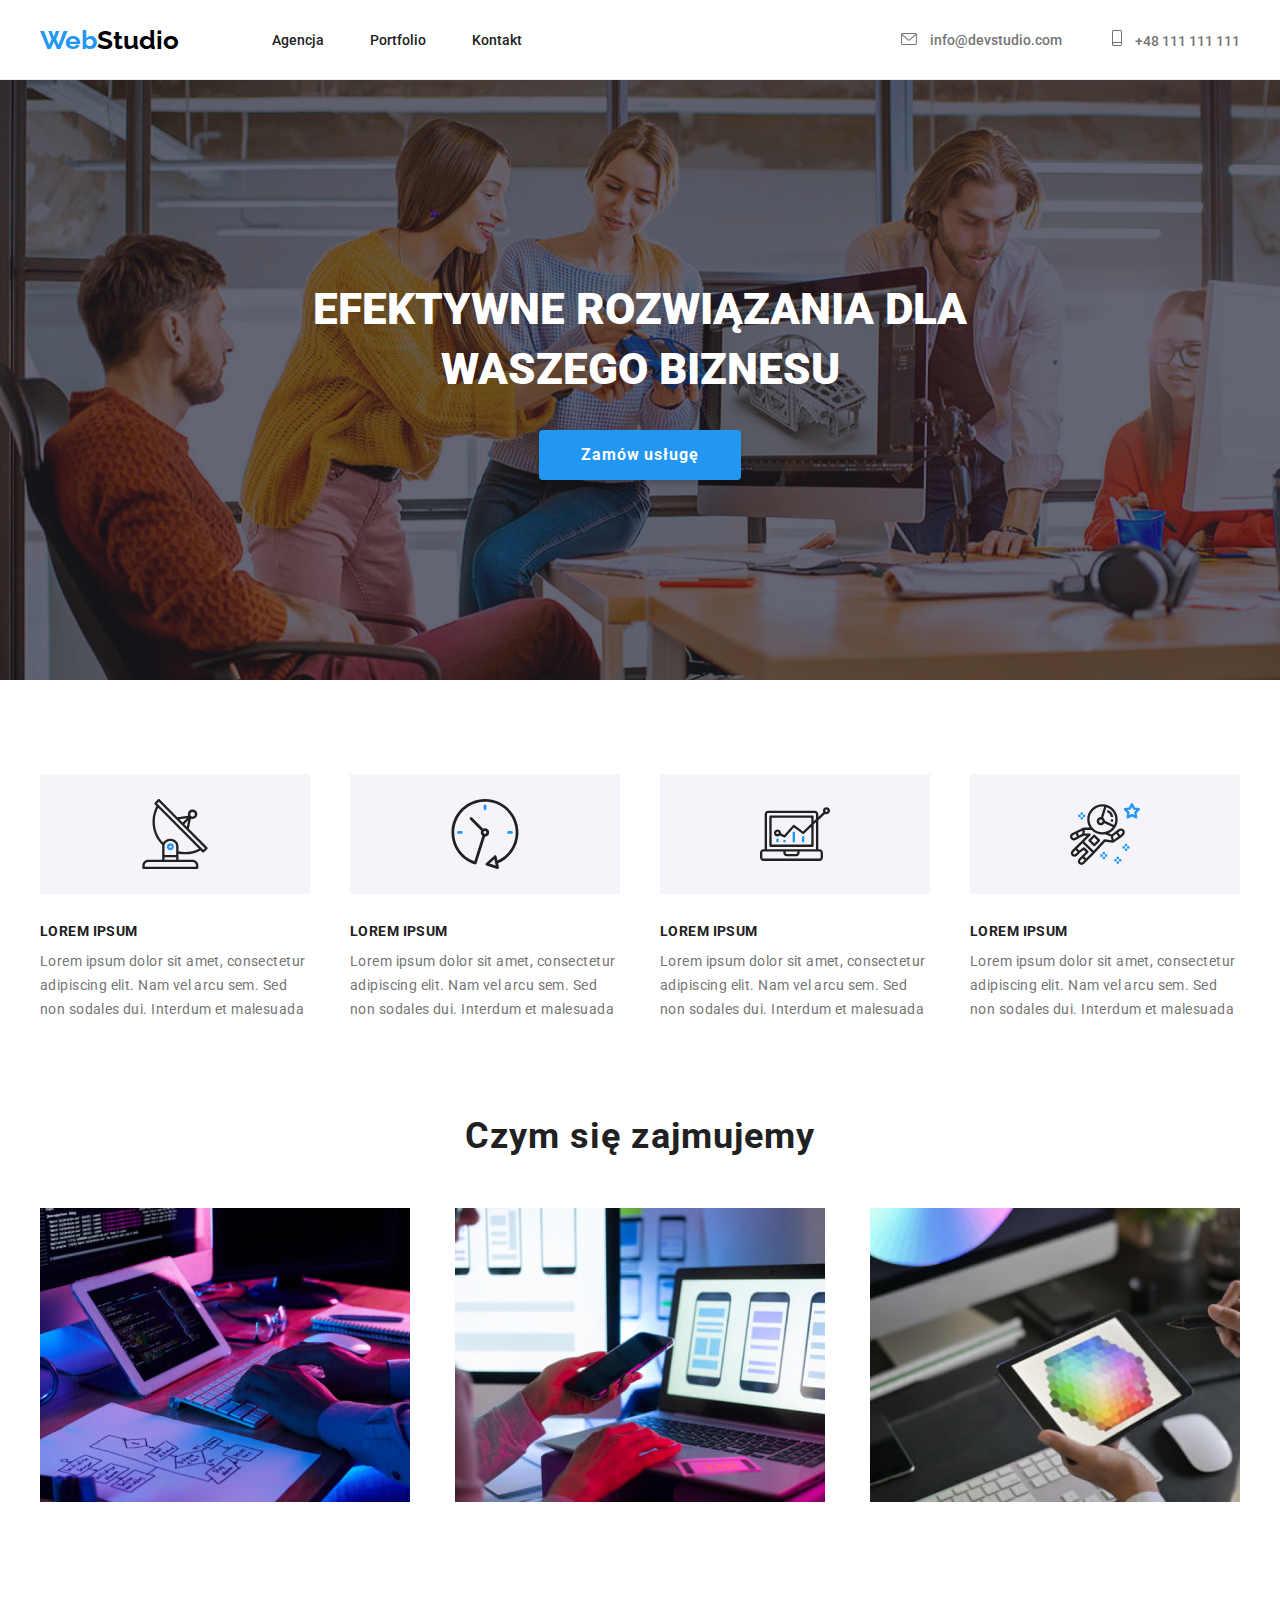
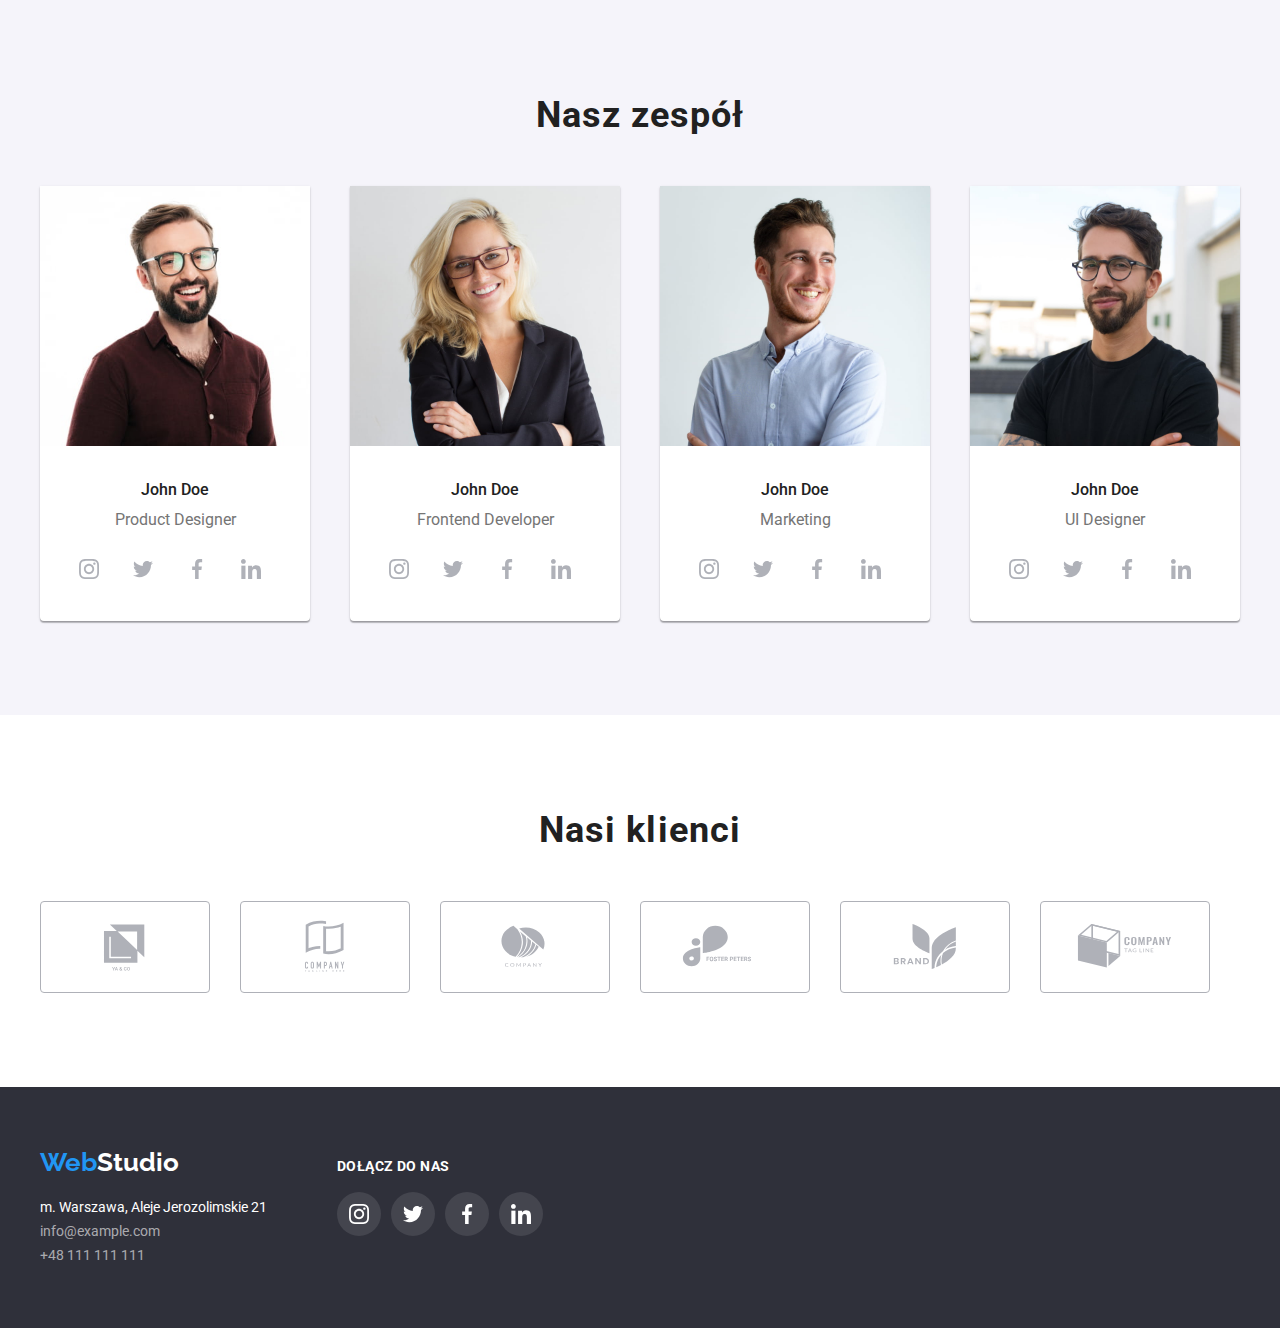
<file: index.html>
<!DOCTYPE html>
<html lang="pl">
  <head>
    <link
    rel="stylesheet"
    href="https://cdnjs.cloudflare.com/ajax/libs/modern-normalize/1.0.0/modern-normalize.min.css"
    />
    <meta charset="utf-8" />
    <meta http-equiv="x-ua-compatible" content="ie=edge" />
    <meta name="viewport" content="width=device-width, initial-scale=1.0" />
    <link rel="stylesheet" href="./css/styles.css" />
    <link rel="preconnect" href="https://fonts.googleapis.com" />
    <link rel="preconnect" href="https://fonts.gstatic.com" crossorigin />
    <link
      href="https://fonts.googleapis.com/css2?family=Raleway:wght@700&family=Roboto:ital,wght@0,400;0,500;0,700;0,900;1,400;1,500;1,700;1,900&display=swap"
      rel="stylesheet"
    />
    <title>WebStudio</title>
  </head>

  <body>
    <!-- Header -->
    <header class="header">
      <div class="container">
        <div class="header-menu">
          <div class="header-menu-items">
            <a
              class="link-webstudio"
              href="https://vigab.github.io/goit-markup-hw-04/"
            >
              <h2 class="web">Web<span class="studio">Studio</span></h2>
            </a>
            <nav>
              <ul class="header-menu-items-nav">
                <li>
                  <a class="header-menu-items-nav-link" href="index.html">Agencja</a>
                </li>
                <li>
                  <a class="header-menu-items-nav-link" href="portfolio.html">Portfolio</a>
                </li>
                <li>
                  <a class="header-menu-items-nav-link" href="kontakt.html">Kontakt</a>
                </li>
              </ul>
              </div>
            </nav>
            <ul class="header-menu-items-contact">
              <li>
                <a class="header-menu-items-contact-link" href="mailto:info@devstudio.com">
                  <svg class="contact-icon" width="16px" height="12px">
                    <use href="./images/icons.svg#icon-email"></use>
                  </svg>
                info@devstudio.com</a>
              </li>
              <li>
                <a class="header-menu-items-contact-link" href="tel:+48111111111"
                  >
                  <svg class="contact-icon" width="10px" height="16px">
                    <use href="./images/icons.svg#icon-tel"></use>
                  </svg>
                  +48 111 111 111</a
                >
              </li>
            </ul>
        </div>
      </div>
    </header>
    <main>
      <!-- Section Title -->
      <section class="section-title section">
        <div class="container">
          <h1 class="title-main">EFEKTYWNE ROZWIĄZANIA DLA WASZEGO BIZNESU</h1>
          <button type="button" class="button-main">Zamów usługę
          </button>
        </div>
      </section>
      <!-- Section Info -->
      <section class="section section-assets">
        <div class="container">
          <ul class="section-info">
            <li class="section-info-container">
              <div class="section-info-icon">
                <svg class="icon" width="70" height="70">
                  <use href="./images/icons.svg#icon-antenna"></use>
                </svg>
              </div>
              <h3 class="section-info-title">LOREM IPSUM</h3>
              <p class="section-info-title-text">
                Lorem ipsum dolor sit amet, consectetur adipiscing elit. Nam vel
                arcu sem. Sed non sodales dui. Interdum et malesuada
              </p>
            </li>
            <li class="section-info-container">
              <div class="section-info-icon">
                <svg class="icon" width="70" height="70">
                  <use href="./images/icons.svg#icon-clock"></use>
                </svg>
              </div>
              <h3 class="section-info-title">LOREM IPSUM</h3>
              <p class="section-info-title-text">
                Lorem ipsum dolor sit amet, consectetur adipiscing elit. Nam vel
                arcu sem. Sed non sodales dui. Interdum et malesuada
              </p>
            </li>
            <li class="section-info-container">
              <div class="section-info-icon">
                <svg class="icon" width="70" height="70">
                  <use href="./images/icons.svg#icon-diagram"></use>
                </svg>
              </div>
              <h3 class="section-info-title">LOREM IPSUM</h3>
              <p class="section-info-title-text">
                Lorem ipsum dolor sit amet, consectetur adipiscing elit. Nam vel
                arcu sem. Sed non sodales dui. Interdum et malesuada
              </p>
            </li>
            <li class="section-info-container">
              <div class="section-info-icon">
                <svg class="icon" width="70" height="70">
                  <use href="./images/icons.svg#icon-astronaut"></use>
                </svg>
              </div>
              <h3 class="section-info-title">LOREM IPSUM</h3>
              <p class="section-info-title-text">
                Lorem ipsum dolor sit amet, consectetur adipiscing elit. Nam vel
                arcu sem. Sed non sodales dui. Interdum et malesuada
              </p>
            </li>
          </ul>
        </div>
      </section>
      <!-- Section What we do -->
      <section class="section">
        <div class="container">
          <h2 class="title-section">Czym się zajmujemy</h2>
          <ul class="title-section-list">
            <li class="title-section-list-item">
              <img
                src="./images/1up.jpg"
                alt="praca przy komputerze 1"
                width="370"
                height="294"
              />
            </li>
            <li class="title-section-list-item">
              <img
                src="./images/2up.jpg"
                alt="praca przy komputerze 2"
                width="370"
                height="294"
              />
            </li>
            <li class="title-section-list-item">
              <img
                src="./images/3up.jpg"
                alt="praca przy komputerze 3"
                width="370"
                height="294"
              />
            </li>
          </ul>
        </div>
      </section>
      <!-- Section Our Team-->
      <section class="our-team section">
        <div class="container">
          <h2 class="title-section">Nasz zespół</h2>
          <ul class="our-team-list">
            <li class="our-team-list-item">
              <figure class="our-team-image">
                <img
                  src="./images/1down.jpg"
                  alt="pracownik 1"
                  width="270"
                  height="260"
                />
                <figcaption>
                  <h4 class="name">John Doe</h4>
                  <p class="occupation">Product Designer</p>
                  <ul class="our-team-icons-list">
                    <li>
                      <a class="our-team-icons-item" href="">
                        <svg class="social-icon" width="20" height="20">
                          <use
                            href="./images/icons.svg#icon-instagram"
                          ></use>
                        </svg>
                      </a>
                    </li>
                    <li>
                      <a class="our-team-icons-item" href="">
                        <svg class="social-icon" width="20" height="20">
                          <use
                            href="./images/icons.svg#icon-twitter"
                          ></use>
                        </svg>
                      </a>
                    </li>
                    <li>
                      <a class="our-team-icons-item" href="">
                        <svg class="social-icon" width="20" height="20">
                          <use
                            href="./images/icons.svg#icon-facebook"
                          ></use>
                        </svg>
                      </a>
                    </li>
                    <li>
                      <a class="our-team-icons-item" href="">
                        <svg class="social-icon" width="20" height="20">
                          <use
                            href="./images/icons.svg#icon-linkedin"
                          ></use>
                        </svg>
                      </a>
                    </li>
                  </ul>
                </figcaption>
              </figure>
            </li>
            <li class="our-team-list-item">
              <figure class="our-team-image">
                <img
                  src="./images/2down.jpg"
                  alt="pracownik 2"
                  width="270"
                  height="260"
                />
                <figcaption>
                  <h4 class="name">John Doe</h4>
                  <p class="occupation">Frontend Developer</p>
                  <ul class="our-team-icons-list">
                    <li>
                      <a class="our-team-icons-item" href="">
                        <svg class="social-icon" width="20" height="20">
                          <use
                            href="./images/icons.svg#icon-instagram"
                          ></use>
                        </svg>
                      </a>
                    </li>
                    <li>
                      <a class="our-team-icons-item" href="">
                        <svg class="social-icon" width="20" height="20">
                          <use
                            href="./images/icons.svg#icon-twitter"
                          ></use>
                        </svg>
                      </a>
                    </li>
                    <li>
                      <a class="our-team-icons-item" href="">
                        <svg class="social-icon" width="20" height="20">
                          <use
                            href="./images/icons.svg#icon-facebook"
                          ></use>
                        </svg>
                      </a>
                    </li>
                    <li>
                      <a class="our-team-icons-item" href="">
                        <svg class="social-icon" width="20" height="20">
                          <use
                            href="./images/icons.svg#icon-linkedin"
                          ></use>
                        </svg>
                      </a>
                    </li>
                  </ul>
                </figcaption>
              </figure>
            </li>
            <li class="our-team-list-item">
              <figure class="our-team-image">
                <img
                  src="./images/3down.jpg"
                  alt="pracownik 3"
                  width="270"
                  height="260"
                />
                <figcaption>
                  <h4 class="name">John Doe</h4>
                  <p class="occupation">Marketing</p>
                  <ul class="our-team-icons-list">
                    <li>
                      <a class="our-team-icons-item" href="">
                        <svg class="social-icon" width="20" height="20">
                          <use
                            href="./images/icons.svg#icon-instagram"
                          ></use>
                        </svg>
                      </a>
                    </li>
                    <li>
                      <a class="our-team-icons-item" href="">
                        <svg class="social-icon" width="20" height="20">
                          <use
                            href="./images/icons.svg#icon-twitter"
                          ></use>
                        </svg>
                      </a>
                    </li>
                    <li>
                      <a class="our-team-icons-item" href="">
                        <svg class="social-icon" width="20" height="20">
                          <use
                            href="./images/icons.svg#icon-facebook"
                          ></use>
                        </svg>
                      </a>
                    </li>
                    <li>
                      <a class="our-team-icons-item" href="">
                        <svg class="social-icon" width="20" height="20">
                          <use
                            href="./images/icons.svg#icon-linkedin"
                          ></use>
                        </svg>
                      </a>
                    </li>
                  </ul>
                </figcaption>
              </figure>
            </li>
            <li class="our-team-list-item">
              <figure class="our-team-image">
                <img
                  src="./images/4down.jpg"
                  alt="pracownik 4"
                  width="270"
                  height="260"
                />
                <figcaption>
                  <h4 class="name">John Doe</h4>
                  <p class="occupation">UI Designer</p>
                  <ul class="our-team-icons-list">
                    <li>
                      <a class="our-team-icons-item" href="">
                        <svg class="social-icon" width="20" height="20">
                          <use
                            href="./images/icons.svg#icon-instagram"
                          ></use>
                        </svg>
                      </a>
                    </li>
                    <li>
                      <a class="our-team-icons-item" href="">
                        <svg class="social-icon" width="20" height="20">
                          <use
                            href="./images/icons.svg#icon-twitter"
                          ></use>
                        </svg>
                      </a>
                    </li>
                    <li>
                      <a class="our-team-icons-item" href="">
                        <svg class="social-icon" width="20" height="20">
                          <use
                            href="./images/icons.svg#icon-facebook"
                          ></use>
                        </svg>
                      </a>
                    </li>
                    <li>
                      <a class="our-team-icons-item" href="">
                        <svg class="social-icon" width="20" height="20">
                          <use
                            href="./images/icons.svg#icon-linkedin"
                          ></use>
                        </svg>
                      </a>
                    </li>
                  </ul>
                </figcaption>
              </figure>
            </li>
          </ul>
        </div>
      </section>
      <!-- Section Our Clients-->
      <section class="our-customers section">
        <div class="container">
          <h2 class="title-section">Nasi klienci</h2>
          <ul class="our-customers-list">
            <li>
              <a class="our-customers-item">
                <svg class="customers-icon" width="106" height="60">
                  <use href="./images/icons.svg#icon-logo1"></use>
                </svg>
              </a>
            </li>
            <li>
              <a class="our-customers-item">
                <svg class="customers-icon" width="106" height="60">
                  <use href="./images/icons.svg#icon-logo2"></use>
                </svg>
              </a>
            </li>
            <li>
              <a class="our-customers-item">
                <svg class="customers-icon" width="106" height="60">
                  <use href="./images/icons.svg#icon-logo3"></use>
                </svg>
              </a>
            </li>
            <li>
              <a class="our-customers-item">
                <svg class="customers-icon" width="106" height="60">
                  <use href="./images/icons.svg#icon-logo4"></use>
                </svg>
              </a>
            </li>
            <li>
              <a class="our-customers-item">
                <svg class="customers-icon" width="106" height="60">
                  <use href="./images/icons.svg#icon-logo5"></use>
                </svg>
              </a>
            </li>
            <li>
              <a class="our-customers-item">
                <svg class="customers-icon" width="106" height="60">
                  <use href="./images/icons.svg#icon-logo6"></use>
                </svg>
              </a>
            </li>
          </ul>
        </div>
      </section>
    </main>
    <!-- Footer -->
    <footer class="footer">
      <div class="container">
        <div class="footer-flex">
        <div class="footer-left">
        <a class="link-webstudio" href="https://vigab.github.io/goit-markup-hw-03/">
          <h2 class="footer-web">Web<span class="footer-studio">Studio</span></h2>
        </a>
        <address>
          <ul>
            <li>
              <p class="footer-address">m. Warszawa, Aleje Jerozolimskie 21</p>
            </li>
            <li>
              <a class="footer-contact" href="info@example.com"
                >info@example.com</a
              >
            </li>
            <li>
              <a class="footer-contact" href="tel:+48111111111"
                >+48 111 111 111</a
              >
            </li>
          </ul>
        </address>
        </div>
        <div class="footer-right">
          <h6 class="join-us">DOŁĄCZ DO NAS</h6>
          <ul class="footer-social-list">
            <li>
              <a href="" class="footer-social-list-item">
                <svg class="social-icon" width="20" height="20">
                  <use href="./images/icons.svg#icon-instagram"></use>
                </svg>
              </a>
            </li>
            <li>
              <a href="" class="footer-social-list-item">
                <svg class="social-icon" width="20" height="20">
                  <use href="./images/icons.svg#icon-twitter"></use>
                </svg>
              </a>
            </li>
            <li>
              <a href="" class="footer-social-list-item">
                <svg class="social-icon" width="20" height="20">
                  <use href="./images/icons.svg#icon-facebook"></use>
                </svg>
              </a>
            </li>
            <li>
              <a href="" class="footer-social-list-item">
                <svg class="social-icon" width="20" height="20">
                  <use href="./images/icons.svg#icon-linkedin"></use>
                </svg>
              </a>
            </li>
          </ul>
        </div>
        </div>
      </div>
    </footer>
  </body>
</html>
</file>
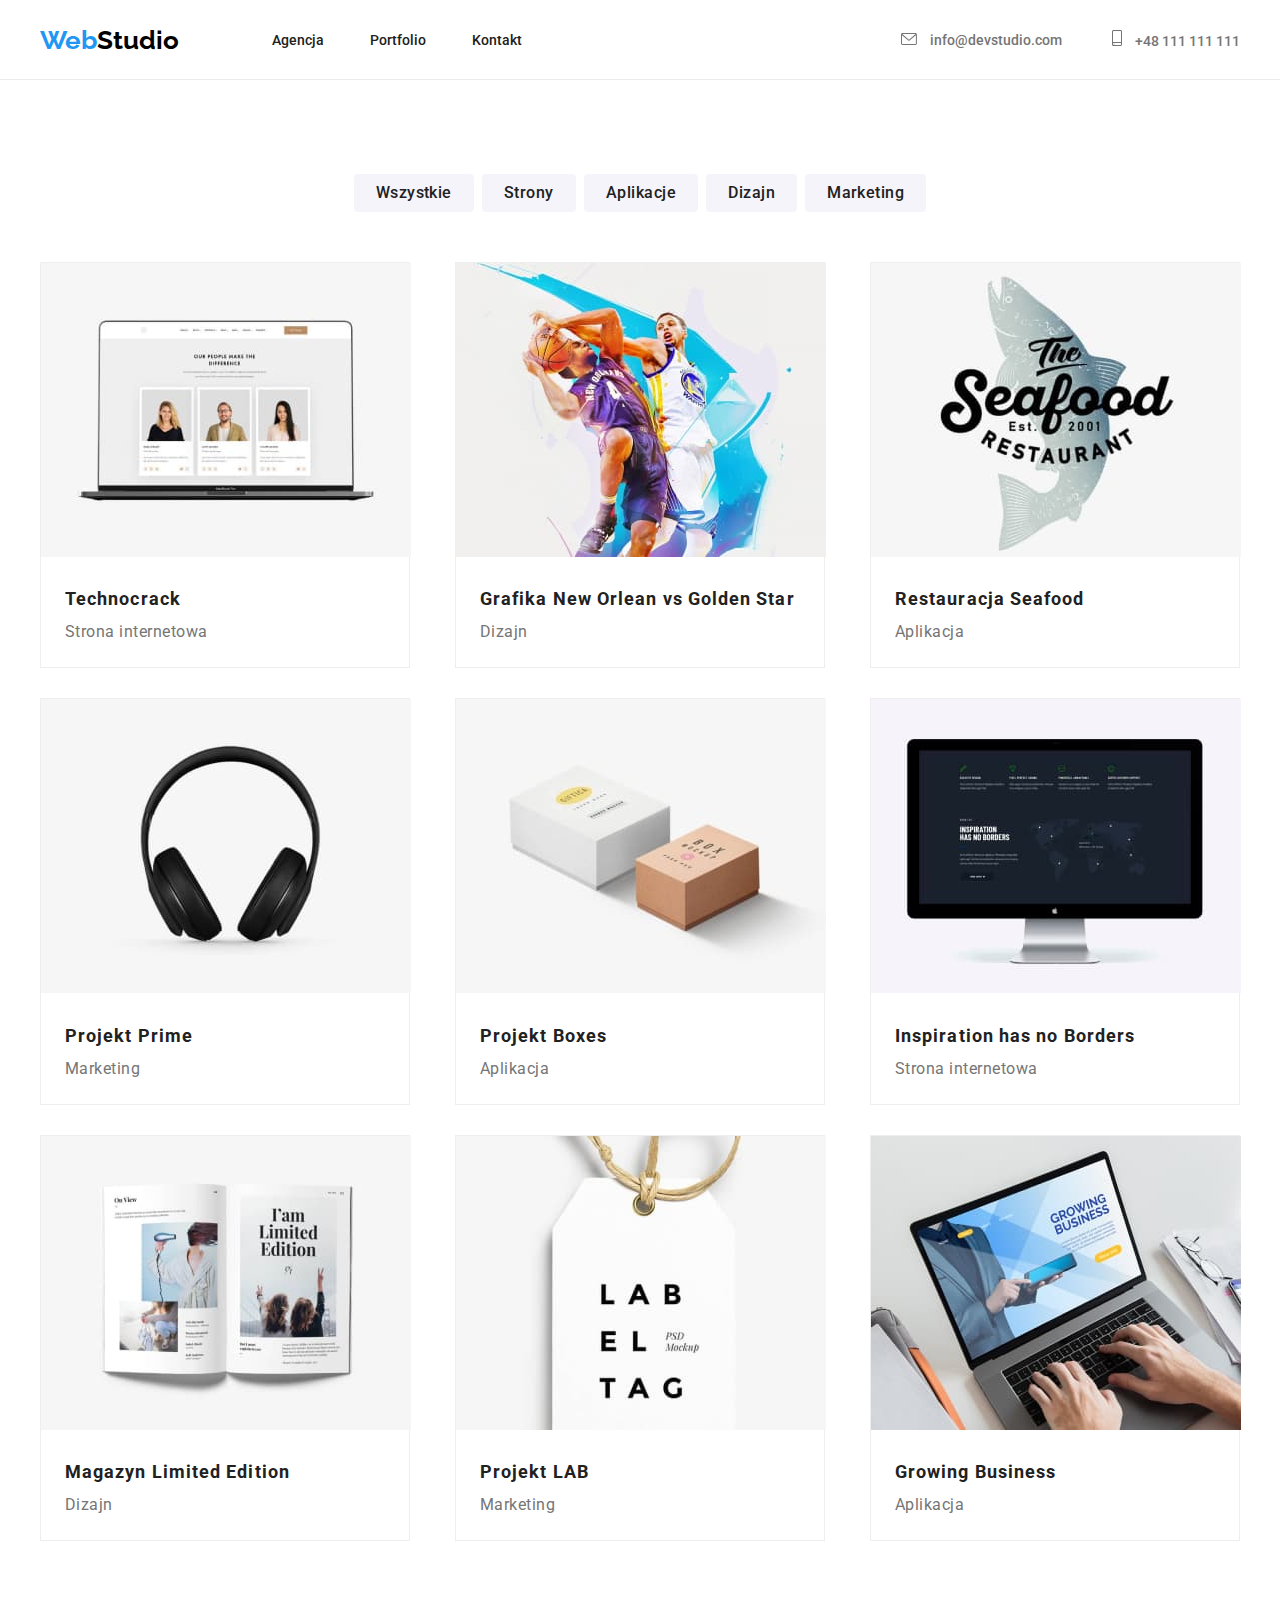
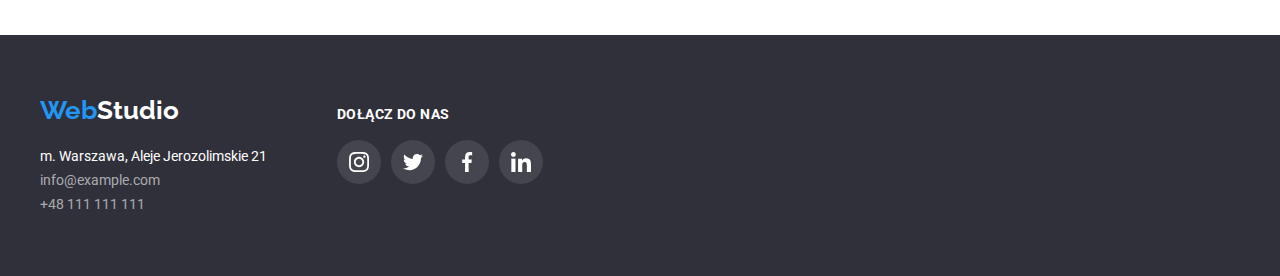
<file: portfolio.html>
<!DOCTYPE html>
<html lang="pl">
  <head>
    <link
    rel="stylesheet"
    href="https://cdnjs.cloudflare.com/ajax/libs/modern-normalize/1.0.0/modern-normalize.min.css"
    />
    <meta charset="utf-8" />
    <meta http-equiv="x-ua-compatible" content="ie=edge" />
    <meta name="viewport" content="width=device-width, initial-scale=1.0" />
    <link rel="stylesheet" href="./css/styles.css" />
    <link rel="preconnect" href="https://fonts.googleapis.com" />
    <link rel="preconnect" href="https://fonts.gstatic.com" crossorigin />
    <link
      href="https://fonts.googleapis.com/css2?family=Raleway:wght@700&family=Roboto:ital,wght@0,400;0,500;0,700;0,900;1,400;1,500;1,700;1,900&display=swap"
      rel="stylesheet"
    />
    <title>WebStudio</title>
  </head>

  <body>
    <!-- Header -->
    <header class="header">
      <div class="container">
        <div class="header-menu">
          <div class="header-menu-items">
            <a
              class="link-webstudio"
              href="https://vigab.github.io/goit-markup-hw-04/"
            >
              <h2 class="web">Web<span class="studio">Studio</span></h2>
            </a>
            <nav>
              <ul class="header-menu-items-nav">
                <li>
                  <a class="header-menu-items-nav-link" href="index.html">Agencja</a>
                </li>
                <li>
                  <a class="header-menu-items-nav-link" href="portfolio.html">Portfolio</a>
                </li>
                <li>
                  <a class="header-menu-items-nav-link" href="kontakt.html">Kontakt</a>
                </li>
              </ul>
              </div>
            </nav>
            <ul class="header-menu-items-contact">
              <li>
                <a class="header-menu-items-contact-link" href="mailto:info@devstudio.com">
                  <svg class="contact-icon" width="16px" height="12px">
                    <use href="./images/icons.svg#icon-email"></use>
                  </svg>
                info@devstudio.com</a>
              </li>
              <li>
                <a class="header-menu-items-contact-link" href="tel:+48111111111"
                  >
                  <svg class="contact-icon" width="10px" height="16px">
                    <use href="./images/icons.svg#icon-tel"></use>
                  </svg>
                  +48 111 111 111</a
                >
              </li>
            </ul>
        </div>
      </div>
    </header>
    <main>
      <!-- Section Portfolio Buttons -->
      <section class="portfolio-buttons section">
        <div class="container">
          <ul class="portfolio-buttons-list">
            <li class="portfolio-buttons-list-item">
              <button type="button" class="button-portfolio">
                <span class="button-portfolio-text">Wszystkie</span>
              </button>
            </li>
            <li class="portfolio-buttons-list-item">
              <button type="button" class="button-portfolio">
                <span class="button-portfolio-text">Strony</span>
              </button>
            </li>
            <li class="portfolio-buttons-list-item">
              <button type="button" class="button-portfolio">
                <span class="button-portfolio-text">Aplikacje</span>
              </button>
            </li>
            <li class="portfolio-buttons-list-item">
              <button type="button" class="button-portfolio">
                <span class="button-portfolio-text">Dizajn</span>
              </button>
            </li>
            <li class="portfolio-buttons-list-item">
              <button type="button" class="button-portfolio">
                <span class="button-portfolio-text">Marketing</span>
              </button>
            </li>
          </ul>
        </div>
      </section>
      <!-- Section Portfolio Projects -->
      <section class="portfolio-projects section"> 
        <div class="container">
          <ul class="portfolio-projects-list">
            <li class="portfolio-projects-list-item">
              <figure class="portfolio-projects-image">
                <img
                  src="./images/technocrack.jpg"
                  alt="projekt strony internetowej"
                  width="370"
                  height="294"
                />
                <figcaption class="portfolio-projects-caption">
                  <h4 class="portfolio-name">Technocrack</h4>
                  <p class="affiliation">Strona internetowa</p>
                </figcaption>
              </figure>
            </li>
            <li class="portfolio-projects-list-item">
              <figure class="portfolio-projects-image">
                <img
                  src="./images/grafika-new-orlean.jpg"
                  alt="zawodnicy koszykówki"
                  width="370"
                  height="294"
                />
                <figcaption class="portfolio-projects-caption">
                  <h4 class="portfolio-name">
                    Grafika New Orlean vs Golden Star
                  </h4>
                  <p class="affiliation">Dizajn</p>
                </figcaption>
              </figure>
            </li>
            <li class="portfolio-projects-list-item">
              <figure class="portfolio-projects-image">
                <img
                  src="./images/restauracja-apka.jpg"
                  alt="logo restauracji"
                  width="370"
                  height="294"
                />
                <figcaption class="portfolio-projects-caption">
                  <h4 class="portfolio-name">Restauracja Seafood</h4>
                  <p class="affiliation">Aplikacja</p>
                </figcaption>
              </figure>
            </li>
            <li class="portfolio-projects-list-item">
              <figure class="portfolio-projects-image">
                <img
                  src="./images/projekt-prime.jpg"
                  alt="słuchawki"
                  width="370"
                  height="294"
                />
                <figcaption class="portfolio-projects-caption">
                  <h4 class="portfolio-name">Projekt Prime</h4>
                  <p class="affiliation">Marketing</p>
                </figcaption>
              </figure>
            </li>
            <li class="portfolio-projects-list-item">
              <figure class="portfolio-projects-image">
                <img
                  src="./images/projekt-boxes.jpg"
                  alt="pudełka"
                  width="370"
                  height="294"
                />
                <figcaption class="portfolio-projects-caption">
                  <h4 class="portfolio-name">Projekt Boxes</h4>
                  <p class="affiliation">Aplikacja</p>
                </figcaption>
              </figure>
            </li>
            <li class="portfolio-projects-list-item">
              <figure class="portfolio-projects-image">
                <img
                  src="./images/isnpiration.jpg"
                  alt="ekran komputerowy"
                  width="370"
                  height="294"
                />
                <figcaption class="portfolio-projects-caption">
                  <h4 class="portfolio-name">Inspiration has no Borders</h4>
                  <p class="affiliation">Strona internetowa</p>
                </figcaption>
              </figure>
            </li>
            <li class="portfolio-projects-list-item">
              <figure class="portfolio-projects-image">
                <img
                  src="./images/magazyn.jpg"
                  alt="magazyn"
                  width="370"
                  height="294"
                />
                <figcaption class="portfolio-projects-caption">
                  <h4 class="portfolio-name">Magazyn Limited Edition</h4>
                  <p class="affiliation">Dizajn</p>
                </figcaption>
              </figure>
            </li>
            <li class="portfolio-projects-list-item">
              <figure class="portfolio-projects-image">
                <img
                  src="./images/projekt-lab.jpg"
                  alt="eytkieta"
                  width="370"
                  height="294"
                />
                <figcaption class="portfolio-projects-caption">
                  <h4 class="portfolio-name">Projekt LAB</h4>
                  <p class="affiliation">Marketing</p>
                </figcaption>
              </figure>
            </li>
            <li class="portfolio-projects-list-item">
              <figure class="portfolio-projects-image">
                <img
                  src="./images/growing.jpg"
                  alt="laptop"
                  width="370"
                  height="294"
                />
                <figcaption class="portfolio-projects-caption">
                  <h4 class="portfolio-name">Growing Business</h4>
                  <p class="affiliation">Aplikacja</p>
                </figcaption>
              </figure>
            </li>
          </ul> 
        </div>
      </section>
    </main>
    <!-- Footer -->
    <footer class="footer">
      <div class="container">
        <div class="footer-flex">
        <div class="footer-left">
        <a class="link-webstudio" href="https://vigab.github.io/goit-markup-hw-03/">
          <h2 class="footer-web">Web<span class="footer-studio">Studio</span></h2>
        </a>
        <address>
          <ul>
            <li>
              <p class="footer-address">m. Warszawa, Aleje Jerozolimskie 21</p>
            </li>
            <li>
              <a class="footer-contact" href="info@example.com"
                >info@example.com</a
              >
            </li>
            <li>
              <a class="footer-contact" href="tel:+48111111111"
                >+48 111 111 111</a
              >
            </li>
          </ul>
        </address>
        </div>
        <div class="footer-right">
          <h6 class="join-us">DOŁĄCZ DO NAS</h6>
          <ul class="footer-social-list">
            <li>
              <a href="" class="footer-social-list-item">
                <svg class="social-icon" width="20" height="20">
                  <use href="./images/icons.svg#icon-instagram"></use>
                </svg>
              </a>
            </li>
            <li>
              <a href="" class="footer-social-list-item">
                <svg class="social-icon" width="20" height="20">
                  <use href="./images/icons.svg#icon-twitter"></use>
                </svg>
              </a>
            </li>
            <li>
              <a href="" class="footer-social-list-item">
                <svg class="social-icon" width="20" height="20">
                  <use href="./images/icons.svg#icon-facebook"></use>
                </svg>
              </a>
            </li>
            <li>
              <a href="" class="footer-social-list-item">
                <svg class="social-icon" width="20" height="20">
                  <use href="./images/icons.svg#icon-linkedin"></use>
                </svg>
              </a>
            </li>
          </ul>
        </div>
        </div>
      </div>
    </footer>
  </body>
</html>
</file>
<file: css/styles.css>
/*all*/
body {
    font-family: 'Roboto',
            sans-serif;
    color: black;
}

:root {
    --main-blue: #2196F3;
    --lighter-black: #212121;
    --main-grey: #757575;
    --background-dark: #2F303A;
    --button-grey: #F5F4FA;
    --background-grey: #F5F4FA;
    --social-icon: #AFB1B8;

}

*,
*::before,
*::after {
  box-sizing: border-box;
}

h1,
h2,
h3,
h4,
h5,
h6,
p,
ul {
    margin: 0;
    padding: 0;
}

ul {
    list-style-type: none;
}

.container {
    max-width: 1200px;
    margin: 0 auto;
}

.section {
    padding-top: 94px;
    padding-bottom: 94px;
}

/*Header*/

.header {
    border-bottom: 1px solid #ececec;
    background-color: #fff;
    padding: 25px 0;
    height: 80px;
}

.header-menu {
    display: flex;
    justify-content: space-between;
    flex-wrap: wrap;
    align-items: center;
}

.header-menu-items {
    display: flex;
    flex-wrap: wrap;
    align-items: center;
    list-style: none;
}

.header-menu-items-nav {
    display: flex;
    flex-wrap: wrap;
    align-items: center;
    list-style: none;
    margin-left: -46px;

}

.header-menu-items-contact {
    display: flex;
    flex-wrap: wrap;
    align-items: center;
    list-style: none;
    margin-left: -50px;
}

.web,
.studio {
    font-family: Raleway, sans-serif;
    font-size: 26px;
    font-weight: 700;
    line-height: 1.19;
}

.link-webstudio {
    margin-right: 93px;
}

.web {
    color: var(--main-blue);
}

.studio {
    color: black;
}

.header-menu-items-contact-link:hover,
.header-menu-items-contact-link:focus,
.header-menu-items-nav-link:hover,
.header-menu-items-nav-link:focus {
    color: var(--main-blue);
    
}

.contact-icon:focus,
.contact-icon:hover {
    fill: var(--main-blue);
}

.header-menu-items-nav-link,
.header-menu-items-contact-link,
.link-webstudio {
    text-decoration: none;
    font-weight: 500;
    font-size: 14px;
    line-height: 1.14em;
}

.header-menu-items-nav-link {
    color: var(--lighter-black);
    margin-left: 46px;
}

.header-menu-items-contact-link {
    color: var(--main-grey);
    margin-left: 50px;
}

.contact-icon {
    margin-right: 10px;
    fill: currentColor;
}

/*Sections main page*/

.section-title {
    background-color: var(--background-dark);
    text-align: center;
    padding: 200px 0;
    background-image: linear-gradient(rgba(47, 48, 58, 0.4), rgba(47, 48, 58, 0.4)), url(../images/background.jpg);
}


.our-team {
    background-color: var(--background-grey);
}

.title-main {
    color: white;
    font-size: 44px;
    font-weight: 900;
    text-align: center;
    line-height: 1.36em;
    max-width: 696px;
    margin: 0 auto 30px;

}

.button-main {
    background-color: var(--main-blue);
    cursor: pointer;
    border: 0px;
    color: white;
    font-size: 16px;
    font-weight: 700;
    text-align: center;
    line-height: 1.875em;
    padding: 10px 42px;
    border-radius: 4px;
    letter-spacing: 0.06em;
    box-shadow: 0px 4px 4px rgba(0, 0, 0, 0.15);
    border-radius: 4px;
}

.button-main:hover {
    background-color: #2196F3CC;
    box-shadow: 0px 4px 4px rgba(0, 0, 0, 0.25);
}

.section-assets {
    padding-bottom: 0px;
}

.section-info {
    display: flex;
    list-style-type: none;
    flex-wrap: wrap;
    margin-bottom: -30px;
    justify-content: space-between;
}

.section-info-container {
    margin-bottom: 30px;
    max-width: 270px;
}

.section-info-title {
    font-weight: 700;
    font-size: 14px;
    text-transform: uppercase;
    color: var(--lighter-black);
    line-height: 1.14em;
    margin-bottom: 10px;
    letter-spacing: 0.03em;
}

.section-info-title-text {
    font-size: 14px;
    color: var(--main-grey);
    line-height: 1.71em;
    letter-spacing: 0.03em;
}

.section-info-icon {
    display: flex;
    width: 270px;
    height: 120px;
    align-items: center;
    justify-content: center;
    flex-direction: column;
    margin-bottom: 30px;
    background-color: var(--background-grey);
}

.title-section {
    font-size: 36px;
    font-weight: 700;
    text-align: center;
    color: var(--lighter-black);
    line-height: 1.17em;
    margin-bottom: 50px;
    letter-spacing: 0.03em;
}

.title-section-list {
    display: flex;
    flex-wrap: wrap;
    margin-bottom: -30px;
    justify-content: space-between;
    
}

.title-section-list-item {
    margin-bottom: 30px;
}

.our-team-list {
    list-style-type: none;
    display: flex;
    flex-wrap: wrap;
    margin-bottom: -30px;
    justify-content: space-between;
}

.our-team-list-item {
    background-color: #fff;
    text-align: center;
    box-shadow: 0px 1px 3px rgba(0, 0, 0, 0.12), 0px 1px 1px rgba(0, 0, 0, 0.14), 0px 2px 1px rgba(0, 0, 0, 0.2);
    border-radius: 0px 0px 4px 4px;
    margin-bottom: 30px;
}

.our-team-image {
    margin: 0px;
}

.name {
    font-weight: 500;
    font-size: 16px;
    text-align: center;
    color: var(--lighter-black);
    line-height: 1.19em;
    padding-top: 30px;
    margin-bottom: 10px;
}

.occupation {
    font-size: 16px;
    text-align: center;
    color: var(--main-grey);
    line-height: 1.19em;
    padding-bottom: 18px;
}

.our-team-icons-list {
    display: flex;
    justify-content: center;
    padding-bottom: 30px;
  }

.our-team-icons-item {
    display: flex;
    align-items: center;
    justify-content: center;
    fill: var(--social-icon);
    width: 44px;
    height: 44px;
    border-radius: 50%;
    margin-right: 10px;
  }

.our-team-icons-item:hover,
.our-team-icons-item:focus {
  background-color: var(--main-blue);
  fill: #ffffff;
}

.our-customers-list {
    display: flex;
    justify-content: center;
  }

.our-customers-item {
    display: flex;
    align-items: center;
    justify-content: center;
    cursor: pointer;
    fill: var(--social-icon);
    width: 170px;
    height: 92px;
    border: 1px solid #afb1b8;
    border-radius: 4px;
    margin-right: 30px;
  }

.our-customers-item:hover,
.our-customers-item:focus {
    border-color: var(--main-blue);
    fill: var(--main-blue);
  }


/* Section portfolio */

.portfolio-buttons {
    padding-bottom: 0px;
}

.portfolio-projects {
    padding-top: 0px;
}

.button-portfolio {
    background-color: var(--button-grey);
    cursor: pointer;
    border: 0px;
    padding: 6px 22px;
    border-radius: 4px;

}

.button-portfolio:hover,
.button-portfolio:focus {
    background-color: var(--main-blue);
    box-shadow: 0px 4px 4px rgba(0, 0, 0, 0.25);
}

.button-portfolio:hover > span,
.button-portfolio:focus > span {
    color: white;
}

.button-portfolio-text {
    font-size: 16px;
    font-weight: 500;
    line-height: 1.62em;
    color: var(--lighter-black);
    text-align: center;
    letter-spacing: 0.03em;
}

.portfolio-buttons-list {
    display: flex;
    justify-content: center;
    list-style-type: none;
    flex-wrap: wrap;
    margin-left: -8px;
    margin-bottom: -8px;
    padding-bottom: 50px;
    
}

.portfolio-buttons-list-item {
    margin-left: 8px;
    margin-bottom: 8px;
}

.portfolio-projects-list {
    list-style-type: none;
    display: flex;
    flex-wrap: wrap;
    margin-bottom: -30px;
    justify-content: space-between;
}



.portfolio-projects-list-item {
    margin-bottom: 30px;
    max-width: 370px;
    border: 1px solid #EEEEEE;
}

.portfolio-projects-image {
    margin: 0px;
}

.portfolio-name {
    font-weight: 700;
    font-size: 18px;
    line-height: 2em;
    color: var(--lighter-black);
    letter-spacing: 0.06em;
}

.affiliation {
    font-size: 16px;
    line-height: 1.88em;
    color: var(--main-grey);
    letter-spacing: 0.03em;
}

.portfolio-projects-caption {
    margin: 20px 24px 20px 24px;
}

.portfolio-projects-list-item:hover {
    box-shadow: 0px 4px 4px rgba(0, 0, 0, 0.25);
    cursor: pointer;
}

/*Footer*/

.footer {
    background-color: var(--background-dark);
    padding: 60px 0;
}

.footer-web,
.footer-studio {
    font-family: Raleway, sans-serif;
    font-size: 26px;
    font-weight: 700;
    line-height: 1.19em;
}

.footer-web {
    color: var(--main-blue);
}

.footer-studio {
    color: white;
}

.footer-address {
    color: white;
}

.footer-contact:hover,
.footer-contact:focus {
    color: var(--main-blue);
}

.footer-contact {
    text-decoration: none;
    color: rgba(255, 255, 255, 0.6);
}

.footer-address,
.footer-contact {
    font-size: 14px;
    line-height: 1.71em;
    font-style: normal;
}

.footer-flex {
    display: flex;
    align-items: baseline;
}

.footer-left {
    margin-right: 70px;
  }

.join-us {
    color: #ffffff;
    font-family: 'Roboto';
    font-style: normal;
    font-weight: 700;
    font-size: 14px;
    line-height: 16px;
    letter-spacing: 0.03em;
    text-transform: uppercase;
}

.footer-social-list {
    display: flex;
    justify-content: center;
    margin-top: 18px;
}

.footer-social-list-item {
    fill: #ffffff;
    background: rgba(255, 255, 255, 0.1);
    margin-right: 10px;
    display: flex;
    align-items: center;
    justify-content: center;
    width: 44px;
    height: 44px;
    border-radius: 50%;
}

.footer-social-list-item:hover,
.footer-social-list-item:focus {
  background-color: var(--main-blue);
}
</file>
